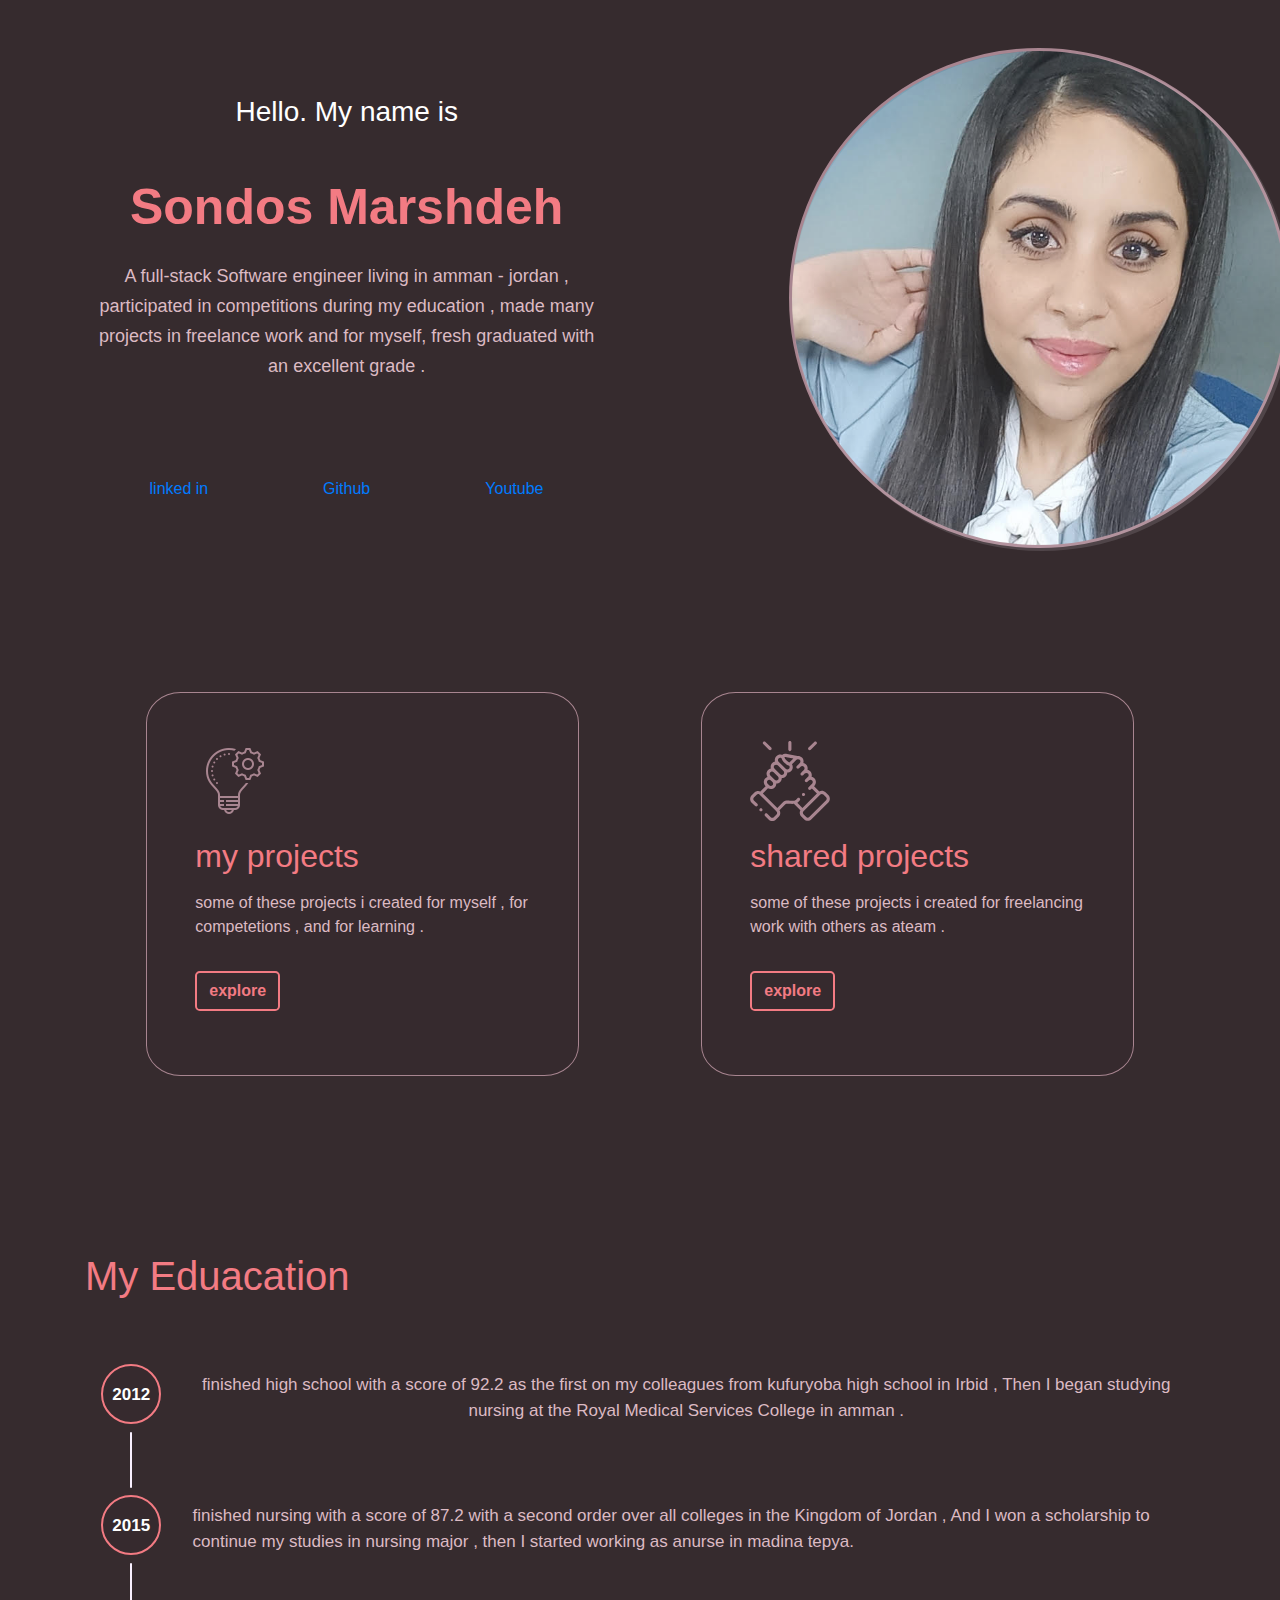
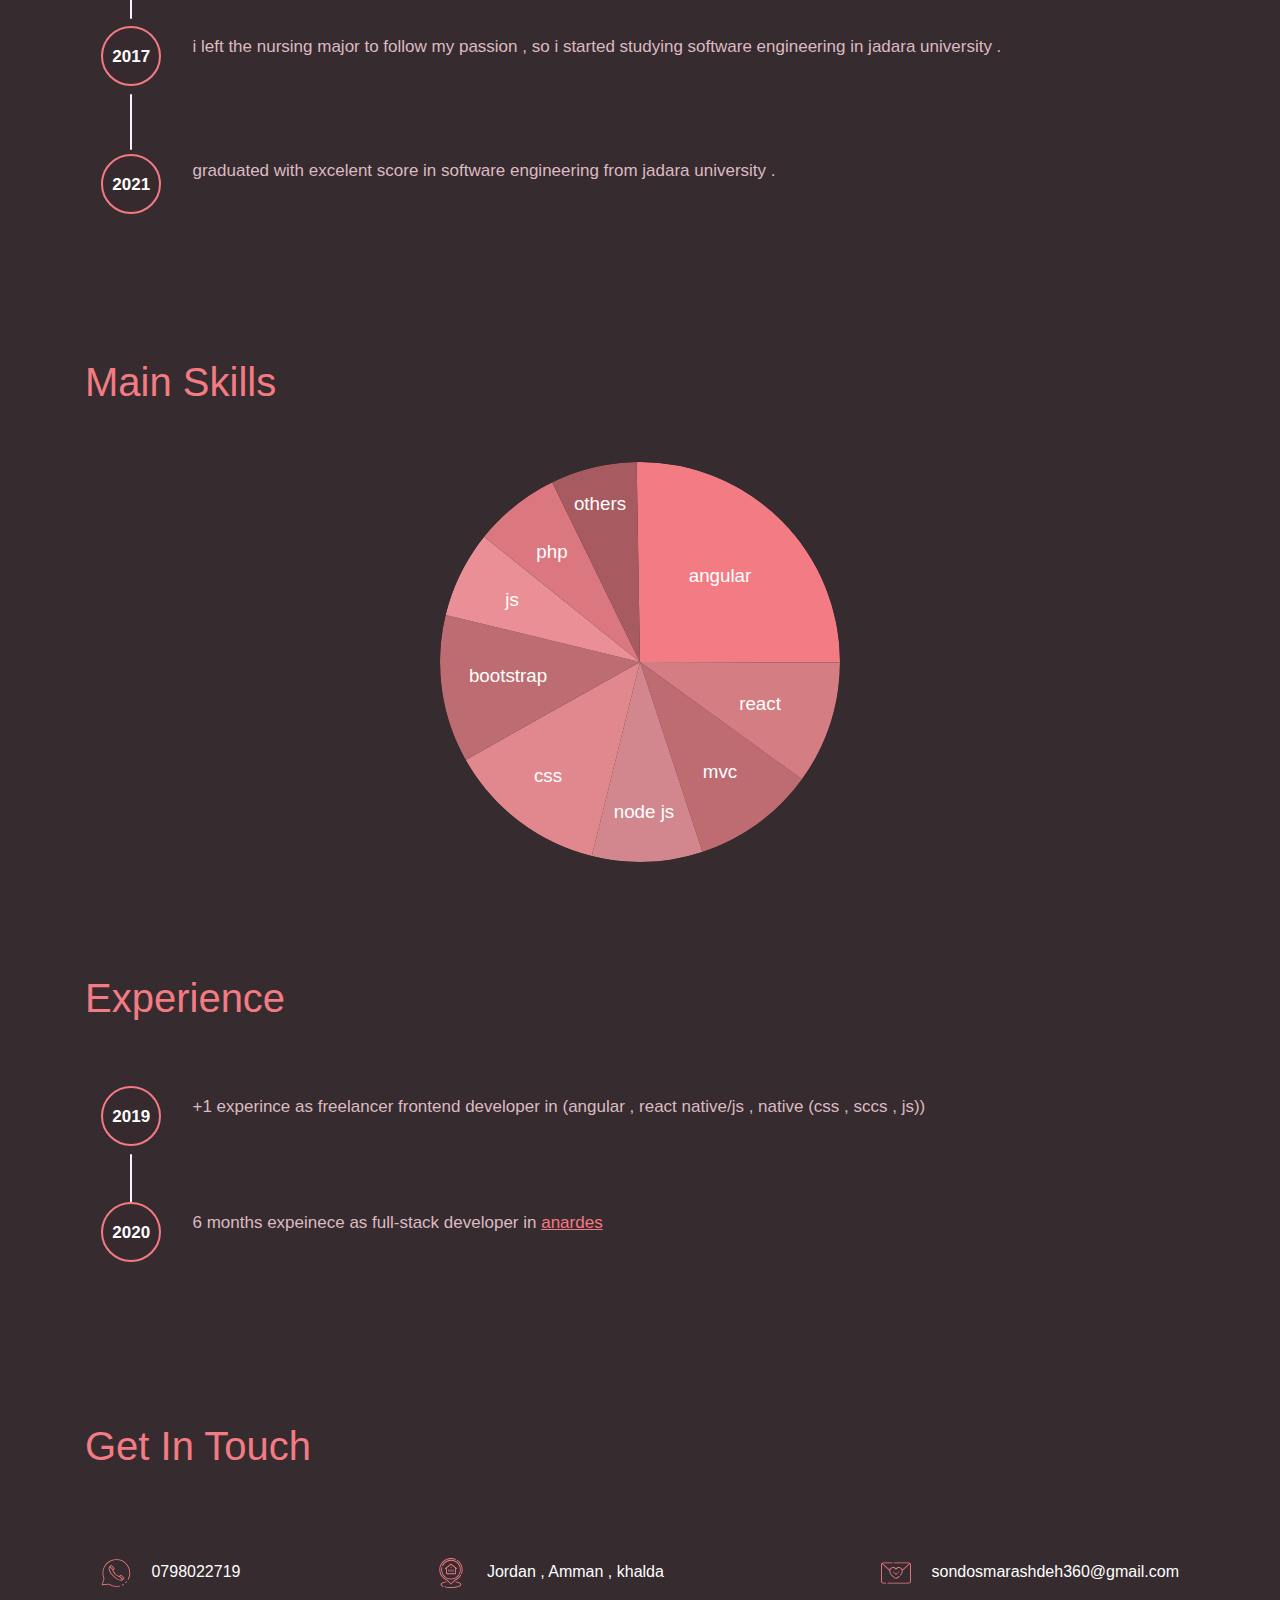
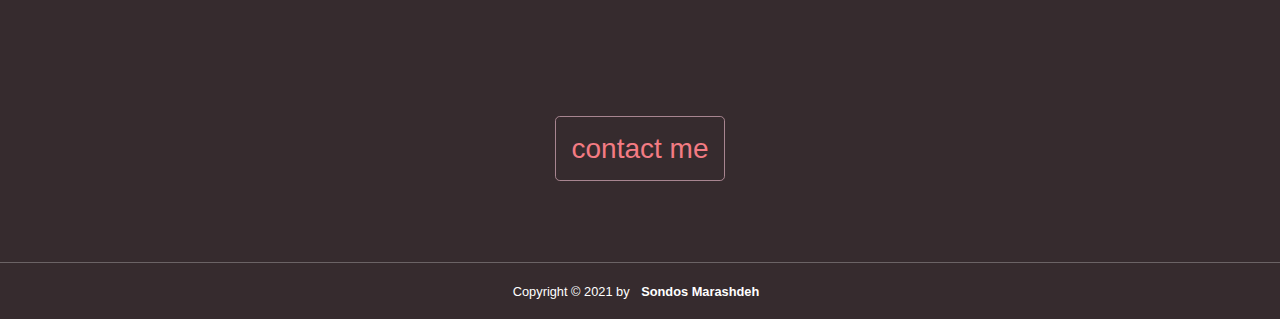
<file: home.html>
<!DOCTYPE html>
<html lang="en">
  <head>
    <meta charset="UTF-8" />
    <meta http-equiv="X-UA-Compatible" content="IE=edge" />
    <meta name="viewport" content="width=device-width, initial-scale=1.0" />
    <title>Document</title>
    <link rel="stylesheet" type="text/css" href="style.css" />

    <link
      rel="stylesheet"
      href="https://stackpath.bootstrapcdn.com/bootstrap/4.3.1/css/bootstrap.min.css"
      integrity="sha384-ggOyR0iXCbMQv3Xipma34MD+dH/1fQ784/j6cY/iJTQUOhcWr7x9JvoRxT2MZw1T"
      crossorigin="anonymous"
    />
    <script
      src="https://code.jquery.com/jquery-3.3.1.slim.min.js"
      integrity="sha384-q8i/X+965DzO0rT7abK41JStQIAqVgRVzpbzo5smXKp4YfRvH+8abtTE1Pi6jizo"
      crossorigin="anonymous"
    ></script>
    <script
      src="https://cdnjs.cloudflare.com/ajax/libs/popper.js/1.14.7/umd/popper.min.js"
      integrity="sha384-UO2eT0CpHqdSJQ6hJty5KVphtPhzWj9WO1clHTMGa3JDZwrnQq4sF86dIHNDz0W1"
      crossorigin="anonymous"
    ></script>
    <script
      src="https://stackpath.bootstrapcdn.com/bootstrap/4.3.1/js/bootstrap.min.js"
      integrity="sha384-JjSmVgyd0p3pXB1rRibZUAYoIIy6OrQ6VrjIEaFf/nJGzIxFDsf4x0xIM+B07jRM"
      crossorigin="anonymous"
    ></script>
    <link
      rel="stylesheet"
      href="https://pro.fontawesome.com/releases/v5.10.0/css/all.css"
      integrity="sha384-AYmEC3Yw5cVb3ZcuHtOA93w35dYTsvhLPVnYs9eStHfGJvOvKxVfELGroGkvsg+p"
      crossorigin="anonymous"
    />
  </head>
  <body>
    <div
      class="px-0 row mx-0 pt-5 justifiy-content-center flex-column-reverse flex-xl-row"
    >
      <div
        class="col-lg-6 col-xl-5 col-md-7 mx-auto bg-brown my-auto text-center"
      >
        <h2
          class="text-white d-none d-xl-block parent"
          style="
            white-space: nowrap;
            overflow: hidden;
            font-size: 28px;
            color: #fff;
          "
        >
          Hello. My name is
        </h2>

        <h1 class="color-pink t-huge font-weight-bold mt-5">Sondos Marshdeh</h1>
        <div class="mt-4 color-pink2 t-md">
          A full-stack Software engineer living in amman - jordan , participated
          in competitions during my education , made many projects in freelance
          work and for myself, fresh graduated with an excellent grade .
        </div>
        <div class="row mx-0 pt-5 mt-xl-5 text-white text-center">
          <div class="col-4">
            <a
              class="socail"
              href="https://www.linkedin.com/in/sondos-marashdeh-b64806206/"
              target="_blank"
            >
              linked in</a
            >
          </div>
          <div class="col-4 socail">
            <a
              class="socail"
              href="https://github.com/ssondoss"
              target="_blank"
            >
              Github
            </a>
          </div>
          <div class="col-4 socail">
            <a
              class="socail"
              href="https://www.youtube.com/channel/UCj9BoVdeLighYfCqT-Hc28w"
              target="_blank"
            >
              Youtube</a
            >
          </div>
        </div>
      </div>
      <div class="col-md-4 px-3 justifiy-content-center mx-auto">
        <div class="myImg round border-pink m-auto">
          <div
            class="round"
            style="background-color: #fdfbfc21; z-index: 999"
          ></div>
        </div>
      </div>
    </div>

    <div class="py-5 text-center"></div>
    <div class="container">
      <div class="row mx-0 pt-5 justifiy-content-center">
        <div class="col-lg-5 col-md-6 mx-auto">
          <div class="bg-brown2 text-left p-lg-5 p-4 border-pink2 projects">
            <div class="text-white">
              <img src="icons8-project-management-80.png" alt="" height="80" />
              <h2 class="color-pink mt-3">my projects</h2>
              <p class="color-pink2 mt-3">
                some of these projects i created for myself , for competetions ,
                and for learning .
              </p>
              <a
                class="btn btn-main rounded-lg my-3"
                href="myOwnProjects.html"
                target="_blank"
                >explore</a
              >
            </div>
          </div>
        </div>
        <div class="col-lg-5 col-md-6 mx-auto">
          <div
            class="bg-brown2 text-left p-lg-5 p-4 border-pink2 projects mx-auto mt-5 mt-md-0"
          >
            <div class="text-white">
              <img src="support.svg" alt="" height="80" />
              <h2 class="color-pink mt-3">shared projects</h2>
              <p class="color-pink2 mt-3">
                some of these projects i created for freelancing work with
                others as ateam .
              </p>
              <a
                class="btn btn-main rounded-lg my-3"
                href="sharedProjects.html"
                target="_blank"
                >explore</a
              >
            </div>
          </div>
        </div>
      </div>
      <div class="py-lg-5 py-md-4 py-2 my-xl-3"></div>

      <h1 class="color-pink py-3 my-5 ml-md-0 ml-3">My Eduacation</h1>
      <div class="row mx-0 w-100 text-center time-line-div">
        <div class="col-md-2 col-lg-1">
          <div class="text-white time-circle mx-auto">
            <div class="pt-3 font-weight-bold">2012</div>
            <div
              class="bg-pink-white mx-auto my-4 rounded-lg d-md-block d-none"
              style="width: 2px; height: 100%"
            ></div>
          </div>
        </div>
        <div class="col-md-10 col-lg-11 mt-2">
          <p class="color-pink2 time-line-text">
            finished high school with a score of 92.2 as the first on my
            colleagues from kufuryoba high school in Irbid , Then I began
            studying nursing at the Royal Medical Services College in amman .
          </p>
        </div>
      </div>
      <div class="row mx-0 w-100 py-5 mt-2 time-line-div">
        <div class="col-md-2 col-lg-1 h-100">
          <div class="text-white time-circle text-center mx-auto">
            <div class="pt-3 font-weight-bold">2015</div>
            <div
              class="bg-pink-white mx-auto my-4 rounded-lg h-100 d-md-block d-none"
              style="width: 2px; height: 100%"
            ></div>
          </div>
        </div>
        <div class="col-md-10 col-lg-11 mt-2">
          <p class="color-pink2 time-line-text">
            finished nursing with a score of 87.2 with a second order over all
            colleges in the Kingdom of Jordan , And I won a scholarship to
            continue my studies in nursing major , then I started working as
            anurse in madina tepya.
          </p>
        </div>
      </div>
      <div class="row mx-0 w-100 mt-2 time-line-div">
        <div class="col-md-2 col-lg-1">
          <div class="text-white time-circle text-center mx-auto">
            <div class="pt-3 font-weight-bold">2017</div>
            <div
              class="bg-pink-white mx-auto my-4 rounded-lg d-md-block d-none"
              style="width: 2px; height: 100%"
            ></div>
          </div>
        </div>
        <div class="col-md-10 col-lg-11 mt-2">
          <p class="color-pink2 time-line-text">
            i left the nursing major to follow my passion , so i started
            studying software engineering in jadara university .
          </p>
        </div>
      </div>
      <div class="row mx-0 w-100 py-5 mt-3 time-line-div">
        <div class="col-md-2 col-lg-1 pt-1">
          <div class="text-white time-circle text-center mx-auto">
            <div class="pt-3 font-weight-bold">2021</div>
          </div>
        </div>
        <div class="col-md-10 col-lg-11 mt-2">
          <p class="color-pink2 time-line-text">
            graduated with excelent score in software engineering from jadara
            university .
          </p>
        </div>
      </div>
      <h1 class="text-left ml-md-0 ml-3 color-pink py-5 mt-5">Main Skills</h1>

      <div
        class="text-center justifiy-content-center"
        style="position: relative"
      >
        <svg viewBox="0 0 64 64" class="pie">
          <g>
            <circle
              r="25%"
              cx="50%"
              cy="50%"
              style="
                stroke-dasharray: 35 100;
                stroke: #f37b83;
                stroke-dashoffset: -75;
              "
            />
            <text
              x="70%"
              y="30%"
              text-anchor="middle"
              fill="#fff"
              style="
                font-size: 3px;
                z-index: 99;
                color: #fff;
                background-color: #fff;
              "
            >
              angular
            </text>
          </g>
          <g>
            <circle
              r="25%"
              cx="50%"
              cy="50%"
              style="
                stroke-dasharray: 10 100;
                stroke: #d47d83;
                stroke-dashoffset: -110.02;
              "
            />
            <text
              x="80%"
              y="62%"
              text-anchor="middle"
              fill="#fff"
              style="
                font-size: 3px;
                z-index: 99;
                color: #fff;
                background-color: #fff;
              "
            >
              react
            </text>
          </g>
          <g>
            <circle
              r="25%"
              cx="50%"
              cy="50%"
              style="
                stroke-dasharray: 10 100;
                stroke: #be6b71;
                stroke-dashoffset: -120;
              "
            />
            <text
              x="70%"
              y="79%"
              text-anchor="middle"
              fill="#fff"
              style="
                font-size: 3px;
                z-index: 99;
                color: #fff;
                background-color: #fff;
              "
            >
              mvc
            </text>
          </g>
          <g>
            <circle
              r="25%"
              cx="50%"
              cy="50%"
              style="
                stroke-dasharray: 9 100;
                stroke: #d1878d;
                stroke-dashoffset: -129;
              "
            />
            <text
              x="51%"
              y="89%"
              text-anchor="middle"
              fill="#fff"
              style="
                font-size: 3px;
                z-index: 99;
                color: #fff;
                background-color: #fff;
              "
            >
              node js
            </text>
          </g>
          <g>
            <circle
              r="25%"
              cx="50%"
              cy="50%"
              style="
                stroke-dasharray: 13 100;
                stroke: #e0888d;
                stroke-dashoffset: -142;
              "
            />
            <text
              x="27%"
              y="80%"
              text-anchor="middle"
              fill="#fff"
              style="
                font-size: 3px;
                z-index: 99;
                color: #fff;
                background-color: #fff;
              "
            >
              css
            </text>
          </g>
          <g>
            <circle
              r="25%"
              cx="50%"
              cy="50%"
              style="
                stroke-dasharray: 12 100;
                stroke: #bd6d72;
                stroke-dashoffset: -154;
              "
            />
            <text
              x="17%"
              y="55%"
              text-anchor="middle"
              fill="#fff"
              style="
                font-size: 3px;
                z-index: 99;
                color: #fff;
                background-color: #fff;
              "
            >
              bootstrap
            </text>
          </g>

          <g>
            <circle
              r="25%"
              cx="50%"
              cy="50%"
              style="
                stroke-dasharray: 7 100;
                stroke: #e98f95;
                stroke-dashoffset: -161;
              "
            />
            <text
              x="18%"
              y="36%"
              text-anchor="middle"
              fill="#fff"
              style="
                font-size: 3px;
                z-index: 99;
                color: #fff;
                background-color: #fff;
              "
            >
              js
            </text>
          </g>
          <g>
            <circle
              r="25%"
              cx="50%"
              cy="50%"
              style="
                stroke-dasharray: 7 100;
                stroke: #db787f;
                stroke-dashoffset: -168;
              "
            />
            <text
              x="28%"
              y="24%"
              text-anchor="middle"
              fill="#fff"
              style="
                font-size: 3px;
                z-index: 99;
                color: #fff;
                background-color: #fff;
              "
            >
              php
            </text>
          </g>
          <g>
            <circle
              r="25%"
              cx="50%"
              cy="50%"
              style="
                stroke-dasharray: 7 100;
                stroke: #a75b60;
                stroke-dashoffset: -175;
              "
            />
            <text
              x="40%"
              y="12%"
              text-anchor="middle"
              fill="#fff"
              style="
                font-size: 3px;
                z-index: 99;
                color: #fff;
                background-color: #fff;
              "
            >
              others
            </text>
          </g>
        </svg>
      </div>
      <div class="py-4"></div>

      <h1 class="color-pink py-3 my-5 ml-md-0 ml-3">Experience</h1>

      <div class="row mx-0 w-100 text-center time-line-div">
        <div class="col-md-2 col-lg-1">
          <div class="text-white time-circle mx-auto">
            <div class="pt-3 font-weight-bold">2019</div>
            <div
              class="bg-pink-white mx-auto my-4 rounded-lg d-md-block d-none"
              style="width: 2px; height: 100%"
            ></div>
          </div>
        </div>
        <div class="col-md-10 col-lg-11 mt-2">
          <p class="color-pink2 time-line-text text-left">
            +1 experince as freelancer frontend developer in (angular , react
            native/js , native (css , sccs , js))
          </p>
        </div>
      </div>
      <div class="row mx-0 w-100 py-5 mt-2 time-line-div">
        <div class="col-md-2 col-lg-1 h-100">
          <div class="text-white time-circle text-center mx-auto">
            <div class="pt-3 font-weight-bold">2020</div>
          </div>
        </div>
        <div class="col-md-10 col-lg-11 mt-2">
          <p class="color-pink2 time-line-text">
            6 months expeinece as full-stack developer in
            <a
              target="_blank"
              class="color-pink"
              href="https://anardes.net/anardes/home/"
            >
              <u> anardes</u>
            </a>
          </p>
        </div>
      </div>
      <div class="py-4"></div>
      <h1 class="color-pink py-3 my-5 ml-md-0 ml-3">Get In Touch</h1>
      <div class="row mx-2 mx-md-3 text-md-center text-left">
        <div class="mt-4 text-left col-lg-3 px-0 mx-0">
          <img
            src="phone-call.svg"
            class="mr-3"
            alt=""
            height="30"
            width="30"
          />
          <span class="text-white">0798022719</span>
        </div>
        <div class="mt-4 text-left col-lg-4 text-lg-center px-0">
          <img src="address.svg" class="mr-3" alt="" height="30" width="30" />
          <span class="text-white">Jordan , Amman , khalda</span>
        </div>
        <div class="mt-4 text-left col-lg-5 text-lg-right px-0">
          <img
            src="love-letter.svg"
            class="mr-3"
            alt=""
            height="30"
            width="30"
          />
          <span class="text-white">sondosmarashdeh360@gmail.com</span>
        </div>
      </div>
      <div class="py-4"></div>
      <div class="py-5 mb-4 mt-5 contact col-md-8 offset-md-2 px-0">
        <div class="row mx-0">
          <div class="col-2 col-md-3 text-right">
            <i
              class="fa fa-arrow-circle-right color-pink fa-2x flash"
              aria-hidden="true"
            ></i>
          </div>
          <div class="col-8 text-center col-md-6">
            <a
              href="mailto:sondosmarashdeh360@gmail.com"
              class="color-pink border-pink2 p-3 rounded-lg h3 get_in_touch"
              >contact me</a
            >
          </div>
          <div class="col-2 col-md-3 text-left">
            <i
              class="fa fa-arrow-circle-left color-pink fa-2x flash"
              aria-hidden="true"
            ></i>
          </div>
        </div>
      </div>
    </div>
    <footer>
      <div
        class="text-center text-white py-3 mt-5"
        style="border-top: 0.5px solid #ffffff44"
      >
        <small>
          Copyright © 2021 by
          <a href="" target="_blank" class="text-white font-weight-bold mx-2">
            Sondos Marashdeh</a
          ></small
        >
      </div>
    </footer>
    <script>
      number11 = document.getElementById("number1").innerHTML;
      i1 = 1;
      setInterval(function () {
        if (i1 < number11) document.getElementById("number1").innerHTML = i1++;
      }, 28);

      number22 = document.getElementById("number2").innerHTML;
      i2 = 1;
      setInterval(function () {
        if (i2 < number22) document.getElementById("number2").innerHTML = i2++;
      }, 28);

      number33 = document.getElementById("number3").innerHTML;
      i3 = 1;
      setInterval(function () {
        if (i3 < number33) document.getElementById("number3").innerHTML = i3++;
      }, 38);
      number44 = document.getElementById("number4").innerHTML;
      i4 = 1;
      setInterval(function () {
        if (i4 < number44) document.getElementById("number4").innerHTML = i4++;
      }, 48);
    </script>
  </body>
</html>
</file>
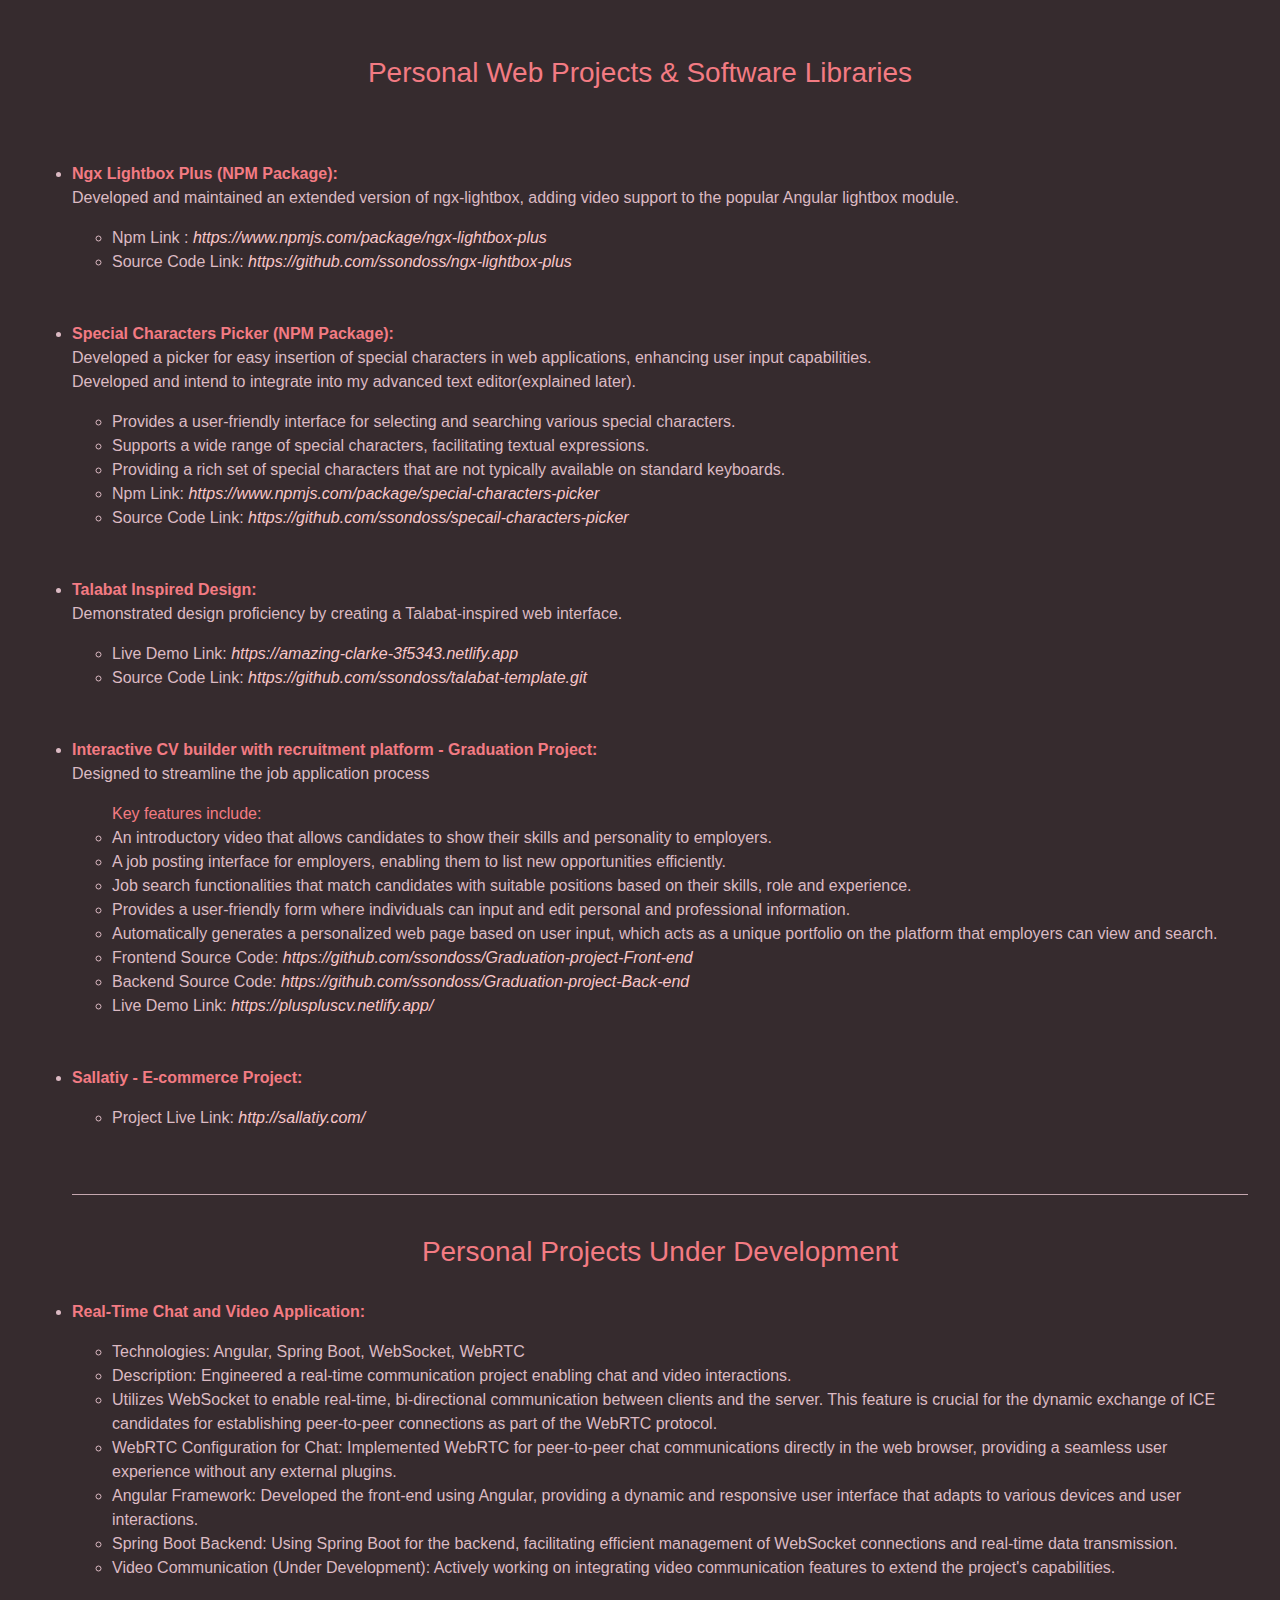
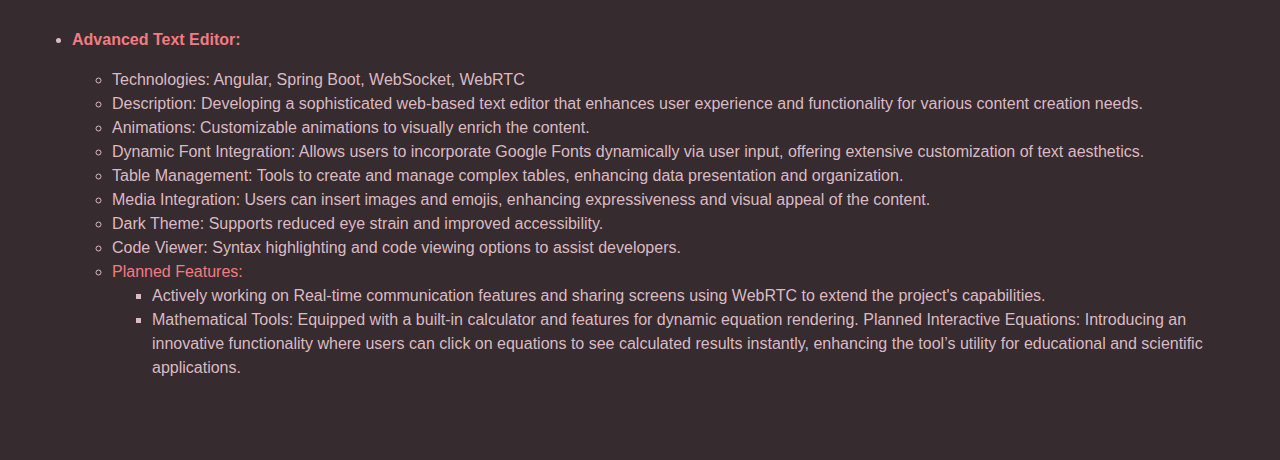
<file: my-projects.html>
<!DOCTYPE html>
<html lang="en">

<head>
  <meta charset="UTF-8" />
  <meta http-equiv="X-UA-Compatible" content="IE=edge" />
  <meta name="viewport" content="width=device-width, initial-scale=1.0" />
  <title>my projects</title>
  <link rel="stylesheet" type="text/css" href="style.css" />

  <link rel="stylesheet" href="https://stackpath.bootstrapcdn.com/bootstrap/4.3.1/css/bootstrap.min.css"
    integrity="sha384-ggOyR0iXCbMQv3Xipma34MD+dH/1fQ784/j6cY/iJTQUOhcWr7x9JvoRxT2MZw1T" crossorigin="anonymous" />
  <script src="https://code.jquery.com/jquery-3.3.1.slim.min.js"
    integrity="sha384-q8i/X+965DzO0rT7abK41JStQIAqVgRVzpbzo5smXKp4YfRvH+8abtTE1Pi6jizo"
    crossorigin="anonymous"></script>
  <script src="https://cdnjs.cloudflare.com/ajax/libs/popper.js/1.14.7/umd/popper.min.js"
    integrity="sha384-UO2eT0CpHqdSJQ6hJty5KVphtPhzWj9WO1clHTMGa3JDZwrnQq4sF86dIHNDz0W1"
    crossorigin="anonymous"></script>
  <script src="https://stackpath.bootstrapcdn.com/bootstrap/4.3.1/js/bootstrap.min.js"
    integrity="sha384-JjSmVgyd0p3pXB1rRibZUAYoIIy6OrQ6VrjIEaFf/nJGzIxFDsf4x0xIM+B07jRM"
    crossorigin="anonymous"></script>
  <link rel="stylesheet" href="https://pro.fontawesome.com/releases/v5.10.0/css/all.css"
    integrity="sha384-AYmEC3Yw5cVb3ZcuHtOA93w35dYTsvhLPVnYs9eStHfGJvOvKxVfELGroGkvsg+p" crossorigin="anonymous" />
</head>

<body class="p-md-3 p-1">


  <div class="m-md-3  m-0 color-pink2">
    <div class="text-center color-pink mb-4 py-4">
      <h3> Personal Web Projects & Software Libraries
      </h3>
    </div>
    <ul class="color-pink2 text-left pt-3 projectsList">
      <li class="time-line-text pb-5">
        <div class="project">
          <span class="color-pink font-weight-bold">Ngx Lightbox Plus (NPM Package):
          </span> <br> Developed and maintained an extended version of ngx-lightbox, adding video support to the popular
          Angular lightbox module.

        </div>
        <ul class="projects-links pt-3">
          <li> Npm Link : <i> <a target="_blank" href="https://www.npmjs.com/package/ngx-lightbox-plus">
                https://www.npmjs.com/package/ngx-lightbox-plus
              </a></i>
          </li>

          <li> Source Code Link: <i> <a target="_blank" href="https://github.com/ssondoss/ngx-lightbox-plus">
                https://github.com/ssondoss/ngx-lightbox-plus
              </a></i>
          </li>
        </ul>
      </li>

      <li class="time-line-text pb-5">
        <div class="project">
          <span class="color-pink font-weight-bold">Special Characters Picker (NPM Package):
          </span> <br> Developed a picker for easy insertion of special characters in web applications,
          enhancing user input capabilities.
          <br>
          Developed and intend to integrate into my advanced text editor(explained later).
        </div>
        <ul class="projects-links pt-3">
          <li>
            Provides a user-friendly interface for selecting and searching various special characters.
          </li>
          <li>
            Supports a wide range of special characters, facilitating textual expressions.
          </li>
          <li>
            Providing a rich set of special characters that are not typically available on standard keyboards.
          </li>
          <li>
            Npm Link: <i><a target="_blank" href="https://www.npmjs.com/package/special-characters-picker
                ">
                https://www.npmjs.com/package/special-characters-picker
              </a></i>
          </li>

          <li>
            Source Code Link: <i><a target="_blank" href="https://github.com/ssondoss/specail-characters-picker">
                https://github.com/ssondoss/specail-characters-picker
              </a></i>
          </li>
        </ul>

      </li>

      <li class="time-line-text pb-5">
        <div class="project">
          <span class="color-pink font-weight-bold">Talabat Inspired Design:
          </span> <br> Demonstrated design proficiency by creating a Talabat-inspired web interface.
        </div>
        <ul class="projects-links pt-3">
          <li>
            Live Demo Link: <i><a target="_blank" href="https://amazing-clarke-3f5343.netlify.app" class="color-pink2">
                https://amazing-clarke-3f5343.netlify.app</a></i>
          </li>
          <li>
            Source Code Link: <i><a target="_blank" href=" https://github.com/ssondoss/talabat-template.git">
                https://github.com/ssondoss/talabat-template.git</a></i>
          </li>
        </ul>
      </li>


      <li class="time-line-text pb-5">
        <div class="project">
          <span class="color-pink font-weight-bold">Interactive CV builder with
            recruitment platform - Graduation Project:
          </span> <br> Designed to streamline the job application process
        </div>

        <ul class="projects-links pt-3">
          <span class="color-pink">Key features include:</span>
          <li>
            An introductory video that allows candidates to show their skills and personality to
            employers.
          </li>
          <li>
            A job posting interface for employers, enabling them to list new opportunities efficiently.
          </li>
          <li>
            Job search functionalities that match candidates with suitable positions based on their skills, role and
            experience.
          </li>
          <li>
            Provides a user-friendly form where individuals can input and edit personal and
            professional information. </li>
          <li>
            Automatically generates a personalized web page based on user input, which acts as a
            unique portfolio on the platform that employers can view and search.
          </li>
          <li>
            Frontend Source Code: <i><a target="_blank" href="https://github.com/ssondoss/Graduation-project-Front-end">
                https://github.com/ssondoss/Graduation-project-Front-end</a></i>
          </li>
          <li>
            Backend Source Code: <i><a target="_blank" href="https://github.com/ssondoss/Graduation-project-Back-end">
                https://github.com/ssondoss/Graduation-project-Back-end</a></i>

          </li>
          <li>
            Live Demo Link: <i><a target="_blank" href="https://pluspluscv.netlify.app/">
                https://pluspluscv.netlify.app/</a></i>
          </li>
        </ul>
      </li>
      <li class="time-line-text pb-5">
        <div class="project">
          <span class="color-pink font-weight-bold"> Sallatiy - E-commerce Project:


          </span>
        </div>
        <ul class="projects-links pt-3">

          <li>
            Project Live Link: <i><a target="_blank" href="http://sallatiy.com/">
                http://sallatiy.com/
              </a></i>
          </li>

        </ul>
      </li>
      <!-- <li class="time-line-text pb-5">
        <div class="project">
          <span class="color-pink font-weight-bold">Jadara Competitions System:
          </span> <br> built in vueJS as assignment for a class as frontend developer
        </div>
        <ul class="projects-links pt-3">
          <li>
            Project Link <i><a target="_blank" href="https://jadara-competitions-system.netlify.app/#/
                " class="color-pink2">
                https://jadara-competitions-system.netlify.app/#/
              </a></i>
          </li>
        </ul>

      </li> -->

      <!-- <li class="time-line-text pb-5">
        <div class="project">
          <span class="color-pink font-weight-bold">Sharek Project:
          </span> <br> android application , angualr dashboard and
          fireBase database for
          <a href="https://cpgovappaward.jo/en" class="pink-anchor" target="_blank"><u>
              The Crown Prince Award for Best Government Service Application</u>
          </a>
        </div>

        <ul class="projects-links pt-3">
          <li>
            , source code and live demo for android from
            <a href="https://github.com/ssondoss/sharek-app" class="pink-anchor" target="_blank">
              <u> here </u></a>
          </li>
          <li>
            source code for web (angular) from
            <a href="https://github.com/ssondoss/sharek-dashboard" class="pink-anchor" target="_blank">
              <u> here </u></a>
          </li>

          <li>demo from
            <a href="https://sharek-80e70.web.app/login" class="pink-anchor" target="_blank">
              <u> here </u></a>
          </li>
        </ul>
      </li> -->





      <!-- <li>
      <li class="mb-5 pb-5">
        <b> Hayah Project </b>: android application , angualr dashboard and
        fireBase database for
        <a href="https://cpgovappaward.jo/en" class="pink-anchor" target="_blank"><u>
            The Crown Prince Award for Best Government Service Application</u>
        </a>
        , source code and live demo for android from
        <a href="https://github.com/ssondoss/hayah-android" class="pink-anchor" target="_blank">
          <u> here </u></a>
        , source code for web (angular) from
        <a href="https://github.com/ssondoss/hayah-dashboard" class="pink-anchor" target="_blank">
          <u> here </u></a>
        , demo from
        <a href="https://hayah-28356.web.app/login" class="pink-anchor" target="_blank">
          <u> here </u></a>
      </li>
      </li> -->
      <hr class="color-pink2-bg">
      <div class="text-center color-pink py-4">

        <h3>
          Personal Projects Under Development
        </h3>
      </div>
      <li class="time-line-text pb-5">
        <div class="project">
          <span class="color-pink font-weight-bold"> Real-Time Chat and Video Application:

          </span> <br>
        </div>
        <ul class="projects-links pt-3">
          <li>
            Technologies: Angular, Spring Boot, WebSocket, WebRTC

          </li>
          <li>
            Description: Engineered a real-time communication project enabling chat
            and video interactions.

          </li>
          <li>
            Utilizes WebSocket to enable real-time, bi-directional communication between clients and the server.
            This feature is crucial for the dynamic exchange of ICE candidates for establishing peer-to-peer connections
            as part of the WebRTC protocol. </li>
          <li>
            WebRTC Configuration for Chat: Implemented WebRTC for peer-to-peer chat communications directly in the web
            browser, providing a seamless user experience without any external plugins.

          </li>
          <li>
            Angular Framework: Developed the front-end using Angular, providing a dynamic and responsive user interface
            that adapts to various devices and user interactions.

          </li>
          <li>
            Spring Boot Backend: Using Spring Boot for the backend, facilitating efficient management
            of WebSocket connections and real-time data transmission.

          </li>

          <li>
            Video Communication (Under Development): Actively working on integrating video communication features to
            extend the project's capabilities.
          </li>
        </ul>
      </li>






      <li class="time-line-text pb-5">
        <div class="project">
          <span class="color-pink font-weight-bold"> Advanced Text Editor:

          </span> <br>
        </div>
        <ul class="projects-links pt-3">
          <li>
            Technologies: Angular, Spring Boot, WebSocket, WebRTC

          </li>
          <li>
            Description: Developing a sophisticated web-based text editor that enhances user experience and
            functionality for
            various content creation needs.
          </li>


          <li>
            Animations: Customizable animations to visually enrich the content.
          </li>
          <li>
            Dynamic Font Integration: Allows users to incorporate Google Fonts dynamically via user input, offering
            extensive
            customization of text aesthetics.
          </li>

          <li> Table Management: Tools to create and manage complex tables, enhancing data presentation and
            organization.
          </li>

          <li>
            Media Integration: Users can insert images and emojis, enhancing expressiveness and visual appeal of the
            content.
          </li>
          <li> Dark Theme: Supports reduced eye strain and improved accessibility.
          </li>
          <li>
            Code Viewer: Syntax highlighting and code viewing options to assist developers.

          </li>
          <li>
            <span class="color-pink">Planned Features:</span>

            <ul>
              <li>
                Actively working on Real-time communication features and sharing screens using
                WebRTC
                to extend the project's capabilities.
              </li>

              <li>
                Mathematical Tools: Equipped with a built-in calculator and features for dynamic equation rendering.
                Planned
                Interactive Equations: Introducing an innovative functionality where users can click on equations to see
                calculated results instantly, enhancing the tool’s utility for educational and scientific applications.
              </li>
            </ul>
          </li>
        </ul>
      </li>





    </ul>
  </div>
</body>

</html>
</file>
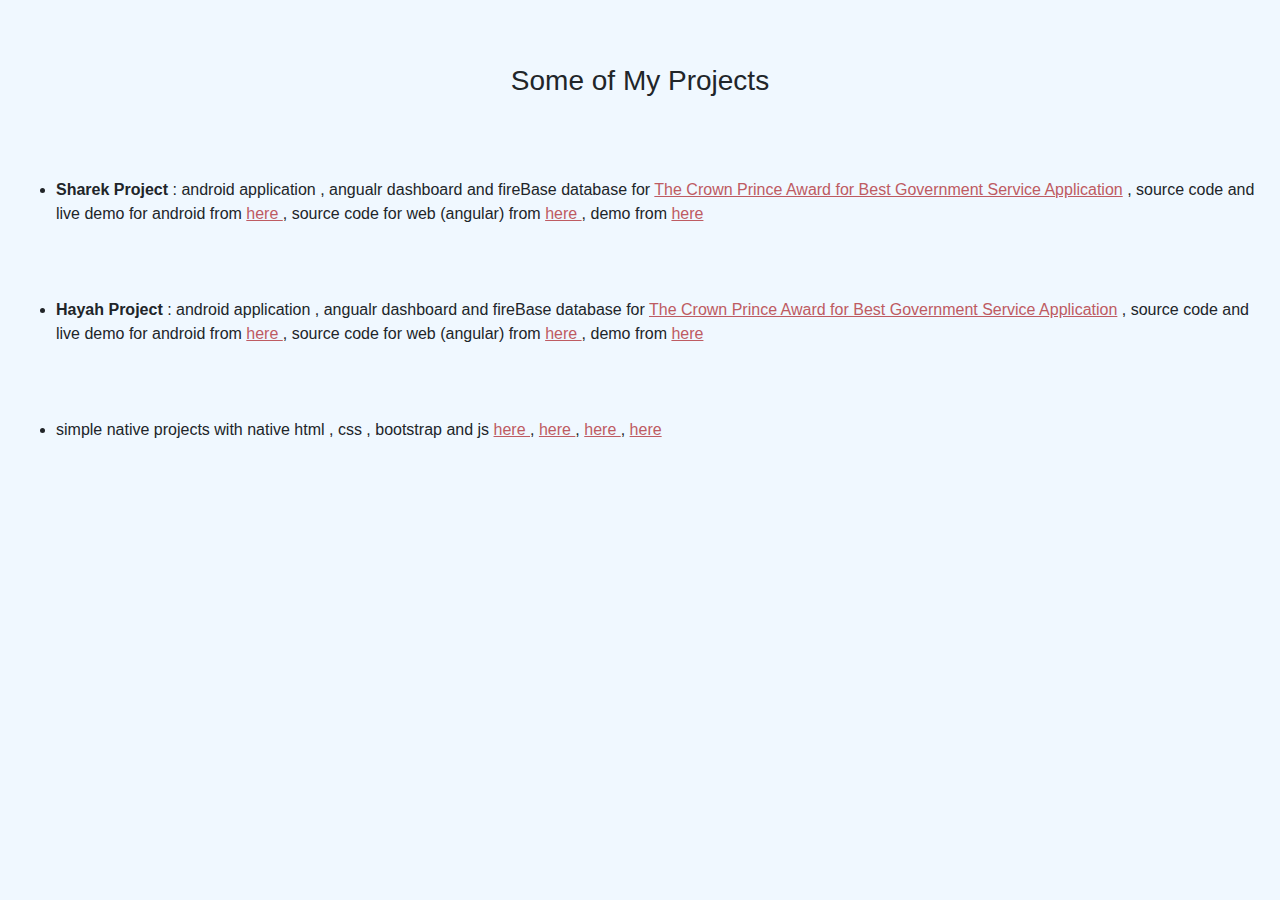
<file: myOwnProjects.html>
<!DOCTYPE html>
<html lang="en">
  <head>
    <meta charset="UTF-8" />
    <meta http-equiv="X-UA-Compatible" content="IE=edge" />
    <meta name="viewport" content="width=device-width, initial-scale=1.0" />
    <title>own projects</title>
    <link rel="stylesheet" type="text/css" href="style.css" />

    <link
      rel="stylesheet"
      href="https://stackpath.bootstrapcdn.com/bootstrap/4.3.1/css/bootstrap.min.css"
      integrity="sha384-ggOyR0iXCbMQv3Xipma34MD+dH/1fQ784/j6cY/iJTQUOhcWr7x9JvoRxT2MZw1T"
      crossorigin="anonymous"
    />
    <script
      src="https://code.jquery.com/jquery-3.3.1.slim.min.js"
      integrity="sha384-q8i/X+965DzO0rT7abK41JStQIAqVgRVzpbzo5smXKp4YfRvH+8abtTE1Pi6jizo"
      crossorigin="anonymous"
    ></script>
    <script
      src="https://cdnjs.cloudflare.com/ajax/libs/popper.js/1.14.7/umd/popper.min.js"
      integrity="sha384-UO2eT0CpHqdSJQ6hJty5KVphtPhzWj9WO1clHTMGa3JDZwrnQq4sF86dIHNDz0W1"
      crossorigin="anonymous"
    ></script>
    <script
      src="https://stackpath.bootstrapcdn.com/bootstrap/4.3.1/js/bootstrap.min.js"
      integrity="sha384-JjSmVgyd0p3pXB1rRibZUAYoIIy6OrQ6VrjIEaFf/nJGzIxFDsf4x0xIM+B07jRM"
      crossorigin="anonymous"
    ></script>
    <link
      rel="stylesheet"
      href="https://pro.fontawesome.com/releases/v5.10.0/css/all.css"
      integrity="sha384-AYmEC3Yw5cVb3ZcuHtOA93w35dYTsvhLPVnYs9eStHfGJvOvKxVfELGroGkvsg+p"
      crossorigin="anonymous"
    />
  </head>
  <body
    style="height: 100vh; background-color: aliceblue !important"
    class="p-3"
  >
    <div class="">
      <div class="text-center mb-4 py-5">
        <h3>Some of My Projects</h3>
      </div>
      <ul class="">
        <li class="mb-5">
          <b> Sharek Project </b>: android application , angualr dashboard and
          fireBase database for
          <a
            href="https://cpgovappaward.jo/en"
            class="pink-anchor"
            target="_blank"
            ><u>
              The Crown Prince Award for Best Government Service Application</u
            >
          </a>
          , source code and live demo for android from
          <a
            href="https://github.com/ssondoss/sharek-android"
            class="pink-anchor"
            target="_blank"
          >
            <u> here </u></a
          >
          , source code for web (angular) from
          <a
            href="https://github.com/ssondoss/sharek-dashboard"
            class="pink-anchor"
            target="_blank"
          >
            <u> here </u></a
          >
          , demo from
          <a
            href="https://sharek-80e70.web.app/login"
            class="pink-anchor"
            target="_blank"
          >
            <u> here </u></a
          >
        </li>
        <br />
        <li class="mb-5">
          <b> Hayah Project </b>: android application , angualr dashboard and
          fireBase database for
          <a
            href="https://cpgovappaward.jo/en"
            class="pink-anchor"
            target="_blank"
            ><u>
              The Crown Prince Award for Best Government Service Application</u
            >
          </a>
          , source code and live demo for android from
          <a
            href="https://github.com/ssondoss/hayah-android"
            class="pink-anchor"
            target="_blank"
          >
            <u> here </u></a
          >
          , source code for web (angular) from
          <a
            href="https://github.com/ssondoss/hayah-dashboard"
            class="pink-anchor"
            target="_blank"
          >
            <u> here </u></a
          >
          , demo from
          <a
            href="https://hayah-28356.web.app/login"
            class="pink-anchor"
            target="_blank"
          >
            <u> here </u></a
          >
        </li>
        <br />
        <li class="mb-5">
          simple native projects with native html , css , bootstrap and js
          <a
            href="https://ssondoss.github.io/onePageTemplate/"
            class="pink-anchor"
            target="_blank"
          >
            <u> here </u></a
          >
          ,
          <a
            href="https://ssondoss.github.io/hanger_game/"
            class="pink-anchor"
            target="_blank"
          >
            <u> here </u></a
          >
          ,
          <a
            href="https://ssondoss.github.io/contact-us-template/"
            class="pink-anchor"
            target="_blank"
          >
            <u> here </u></a
          >
          ,
          <a
            href="https://ssondoss.github.io/time-line/"
            class="pink-anchor"
            target="_blank"
          >
            <u> here </u></a
          >
        </li>
      </ul>
    </div>
  </body>
</html>
</file>
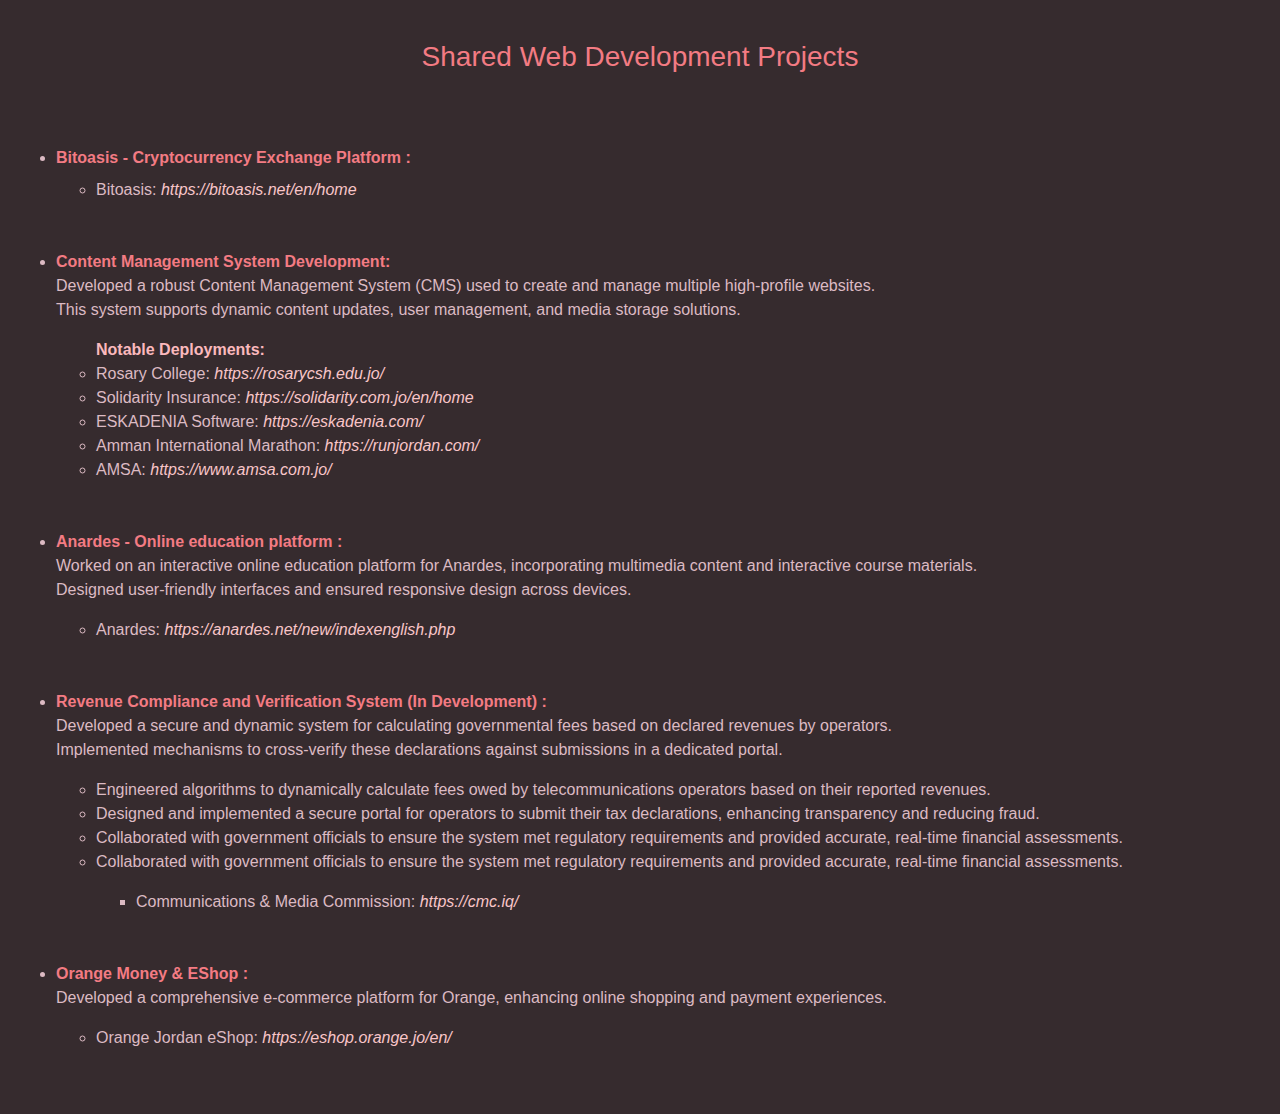
<file: shared-projects.html>
<!DOCTYPE html>
<html lang="en">

<head>
  <meta charset="UTF-8" />
  <meta http-equiv="X-UA-Compatible" content="IE=edge" />
  <meta name="viewport" content="width=device-width, initial-scale=1.0" />
  <title>shared projects</title>
  <link rel="stylesheet" type="text/css" href="style.css" />

  <link rel="stylesheet" href="https://stackpath.bootstrapcdn.com/bootstrap/4.3.1/css/bootstrap.min.css"
    integrity="sha384-ggOyR0iXCbMQv3Xipma34MD+dH/1fQ784/j6cY/iJTQUOhcWr7x9JvoRxT2MZw1T" crossorigin="anonymous" />
  <script src="https://code.jquery.com/jquery-3.3.1.slim.min.js"
    integrity="sha384-q8i/X+965DzO0rT7abK41JStQIAqVgRVzpbzo5smXKp4YfRvH+8abtTE1Pi6jizo"
    crossorigin="anonymous"></script>
  <script src="https://cdnjs.cloudflare.com/ajax/libs/popper.js/1.14.7/umd/popper.min.js"
    integrity="sha384-UO2eT0CpHqdSJQ6hJty5KVphtPhzWj9WO1clHTMGa3JDZwrnQq4sF86dIHNDz0W1"
    crossorigin="anonymous"></script>
  <script src="https://stackpath.bootstrapcdn.com/bootstrap/4.3.1/js/bootstrap.min.js"
    integrity="sha384-JjSmVgyd0p3pXB1rRibZUAYoIIy6OrQ6VrjIEaFf/nJGzIxFDsf4x0xIM+B07jRM"
    crossorigin="anonymous"></script>
  <link rel="stylesheet" href="https://pro.fontawesome.com/releases/v5.10.0/css/all.css"
    integrity="sha384-AYmEC3Yw5cVb3ZcuHtOA93w35dYTsvhLPVnYs9eStHfGJvOvKxVfELGroGkvsg+p" crossorigin="anonymous" />
</head>

<body>
  <div class="m-3 color-pink2">
    <div class="text-center color-pink mb-4 py-4">
      <h3> Shared Web Development Projects
      </h3>
    </div>
    <ul class="color-pink2 text-left pt-3 projectsList">



      <li class="time-line-text pb-5">
        <div class="project">
          <span class="color-pink font-weight-bold">Bitoasis - Cryptocurrency Exchange Platform :
          </span> 
        </div>
        <ul class="projects-links pt-2">
          <li>
            Bitoasis: <i><a target="_blank" href="https://bitoasis.net/en/home" class="color-pink2">
              https://bitoasis.net/en/home</a></i>
          </li>
        </ul>
      </li>



      <li class="time-line-text pb-5">
        <div class="project">
          <span class="color-pink font-weight-bold">Content Management System Development:
          </span> <br> Developed a robust Content Management System (CMS) used to create and manage
          multiple high-profile websites.
          <br> This system supports dynamic content updates,
          user management, and media
          storage
          solutions.
        </div>
        <ul class="projects-links pt-3">
          <b class="light-pink">
            Notable Deployments:
          </b>
          <li> Rosary College: <i>
              <a target="_blank" href="https://rosarycsh.edu.jo/" class="color-pink2">
                https://rosarycsh.edu.jo/</a></i>
          </li>
          <li> Solidarity Insurance: <i> <a target="_blank" href="https://solidarity.com.jo/en/home"
                class="color-pink2"> https://solidarity.com.jo/en/home</a></i>
          </li>
          <li> ESKADENIA Software: <i> <a target="_blank" href="https://eskadenia.com/" class="color-pink2">
                https://eskadenia.com/</a></i>
          </li>


          <li> Amman International Marathon: <i> <a target="_blank" href=" https://runjordan.com/" class="color-pink2">
                https://runjordan.com/</a></i>
          </li>
          <li> AMSA: <i> <a target="_blank" href=" https://www.amsa.com.jo/" class="color-pink2">
                https://www.amsa.com.jo/</a></i>
          </li>
        </ul>
      </li>



      <li class="time-line-text pb-5">
        <div class="project">
          <span class="color-pink font-weight-bold">Anardes - Online education platform :
          </span> <br> Worked on an interactive online education platform for Anardes, incorporating multimedia content
          and interactive course materials.
          <br> Designed user-friendly interfaces and ensured responsive design across devices.
        </div>
        <ul class="projects-links pt-3">
          <li>
            Anardes: <i><a target="_blank" href=" https://anardes.net/new/indexenglish.php" class="color-pink2">
                https://anardes.net/new/indexenglish.php</a></i>
          </li>
        </ul>
      </li>

      <li class="time-line-text pb-5">
        <div class="project">
          <span class="color-pink font-weight-bold">Revenue Compliance and Verification System (In Development)
            :
          </span> <br> Developed a secure and dynamic system for calculating governmental fees based on declared
          revenues by operators. <br> Implemented mechanisms to cross-verify these declarations against submissions in a
          dedicated portal.
        </div>
        <ul class="projects-links pt-3">
          <li>

            Engineered algorithms to dynamically calculate fees owed by telecommunications operators based on their
            reported revenues.</li>

          <li> Designed and implemented a secure portal for operators to submit their tax declarations, enhancing
            transparency and reducing fraud.</li>

          <li>
            Collaborated with government officials to ensure the system met regulatory requirements and provided
            accurate, real-time financial assessments.</li>

          <li>
            Collaborated with government officials to ensure the system met regulatory requirements and provided
            accurate,
            real-time financial assessments.</li>
          <ul class="projects-links pt-3">

            <li>
              Communications & Media Commission: <i><a target="_blank" href=" https://cmc.iq/" class="color-pink2">
                  https://cmc.iq/</a></i>
            </li>
          </ul>
        </ul>
      </li>

      <li class="time-line-text pb-5">
        <div class="project">
          <span class="color-pink font-weight-bold">Orange Money & EShop :
          </span> <br> Developed a comprehensive e-commerce platform for Orange, enhancing online shopping and payment
          experiences.
        </div>
        <ul class="projects-links pt-3">
          <li>
            Orange Jordan eShop: <i><a target="_blank" href=" https://eshop.orange.jo/en/" class="color-pink2">
                https://eshop.orange.jo/en/</a></i>
          </li>
        </ul>

      </li>
    </ul>
  </div>
</body>

</html>
</file>
<file: style.css>
@import url("https://fonts.googleapis.com/css?family=Varela+Round");

body {
  background: #362b2e !important;
  padding: 0;
  margin: 0;
  font-family: "Varela Round", sans-serif;
}

.bg-brown {
  background-color: #362b2e !important;
}

.color-pink {
  color: #f37b83 !important;
}

.color-brown {
  color: #492d31 !important;
}

.t-huge {
  font-size: 50px !important;
}

.bg-pink-white {
  background-color: #f9f0ff !important;
}

.letter-spacing {
  letter-spacing: 4px !important;
}

.color-pink2 {
  color: #dcbac3 !important;
}
.color-pink2-bg {
  background-color: #dcbac3 !important;
}
.bg-brown2 {
  background-color: #362a2e !important;
}

.bg-pink {
  background-color: #f37b83 !important;
}

.border-pink2 {
  border: 1px solid #a88590;
}

.projects {
  border-radius: 8%;
}

.projects:hover {
  animation: up 1s;
  cursor: pointer;

}

@keyframes up {
  0% {
    transform: translateY(0px);
    border-radius: 8%;
  }

  50% {
    transform: translateY(0px);
    border-radius: 24%;
  }

  100% {
    transform: translateY(0px);
    border-radius: 8%;
  }
}

.time-circle {
  color: #f37b83 !important;
  border: 2px solid #f37b83 !important;
  background-color: #362a2e !important;
  border-radius: 50%;
  text-align: center !important;
  height: 60px;
  width: 60px;
}

@media screen and (max-width: 769px) {
  .t-huge {
    font-size: 24px !important;
  }

  .round {
    height: 230px !important;
    width: 230px !important;
  }

  .chart-container {
    height: 600px !important;
  }

  .t-md {
    font-size: 16px !important;
  }

  .time-circle {
    border-radius: 10px !important;
    width: 100%;
    background-color: transparent !important;
    border: 1px solid #f37b83;
    margin-bottom: 10px;
  }
}

@media screen and (max-width: 1025px) and (min-width: 769px) {
  .t-huge {
    font-size: 36px !important;
  }

  .round {
    height: 320px !important;
    width: 320px !important;
  }

  .t-md {
    font-size: 19px !important;
  }


}




/* @media screen and (max-width: 799px) {
  .line-h{
    height: 1000% !important; 
  } */




@media screen and (max-width: 541px) {
  .get_in_touch {
    font-size: 15px !important;
  }

  h1 {
    font-size: 33px !important;
  }

  .t-huge {
    font-size: 33px !important;
  }

  .time-circle {
    border-radius: 10px !important;
    width: 100%;
    background-color: transparent !important;
    border: 1px solid #f37b83;
    margin-bottom: 10px;
  }
}

.time-line-div:hover .time-line-text:hover {
  color: #ffffff !important;
  transition: 0.4s ease-in-out;
  cursor: pointer;
}

.time-line-text span {
  color: #fe878f;
}

.time-line-text a:hover {
  color: #f19ca0 !important;
  transition: 0.4s ease-in-out;
  cursor: pointer;

}

.time-line-div {
  font-size: 17px;
}

.light-pink {
  color: #fbb9bd !important;
}

.time-line-div:hover .time-circle {
  color: #fff !important;
  transition: 0.2s ease-in-out;
  border: 2px solid #f37b83 !important;
  background-color: #f37b83 !important;
  font-size: 14px;
  cursor: pointer;

}

.other_skills:hover .lang {
  visibility: visible !important;
  animation: otherSkills 3s infinite;
  cursor: pointer;

}

@keyframes otherSkills {
  0% {
    transform: translate(0px, -20px);
  }

  50% {
    transform: translateY(30px);
  }

  100% {
    transform: translate(0px, -20px);
  }
}

.pie {
  width: 400px;
  border-radius: 50%;
}

.pie circle {
  fill: none;
  stroke-width: 32;
}

.tipOverCircle {
  visibility: hidden;
  color: #fff !important;
}

.pie circle:hover {
  opacity: 0.8;
}

.contact:hover .flash {
  animation: flash2 1s infinite;
}

@keyframes flash2 {
  0% {
    opacity: 1;
  }

  50% {
    opacity: 0.1;
  }

  100% {
    opacity: 1;
  }
}

@media screen and (max-width: 419px) {
  .pie {
    width: 300px !important;
  }

  .chart-container {
    height: 400px !important;
  }
}

@media screen and (max-width: 281px) {
  .pie {
    width: 200px !important;
  }

  .get_in_touch {
    font-size: 13px !important;
  }

  .flash {
    font-size: 12px !important;
  }
}

.get_in_touch:hover {
  background-color: #f37b83;
  color: #362b2e !important;
  text-decoration: none !important;
  transition: 0.6s;
  cursor: pointer;

}

.round {
  border-radius: 50% !important;
  height: 500px;
  width: 500px;
}

/* .t-md:hover{
  color: #fff !important;
  transition: 0.4s ease-in-out;

} */
.t-md{
  font-size: 18px;
  line-height: 30px;
}
.border-pink {
  border: 3px solid #a88590;
}

.myImg {
  background-image: url('assets/images/me.jpg');
  background-size: cover;
}

.parent {
  animation: animated-text 3s ease-in-out;
}

/* text animation */

@keyframes animated-text {
  from {
    width: 0px;
  }

  to {
    width: 100%;
  }
}

.h-100vh {
  height: 100vh !important;
}

.border-brown {
  border: 2px solid #362b2e;
}

.pink-anchor {
  color: #be5b62 !important;
}

.pink-anchor:hover {
  color: #a55f63 !important;
  cursor: pointer;

}

.border1 {
  border: 3px solid #be5b62;
}

.border2 {
  border: 3px solid #362b2e;
}

.border3 {
  border: 3px solid #f37b83;
}

.btn-main {
  border: 2px solid #f37b83 !important;
  color: #f37b83 !important;
  font-weight: 600 !important;
}

.btn-main:hover {
  background-color: #f37b83;
  color: #362b2e !important;
  font-weight: 600 !important;
  cursor: pointer;

}

.socail a:hover i{
  color: #a88590 !important;
  transition: 0.4s;
  cursor: pointer;
  font-size: 30px;


}
.socail i{
  font-size: 36px;
  color: #fff;
}

.lightUp {
  animation: slideUp 2s infinite;

  transform-origin: center;
}

.lightDown {
  animation: slideDown 2s infinite;

  transform-origin: center;
}

@keyframes slideDown {
  50% {
    transform: translateY(0px);
  }

  50% {
    transform: translateY(30px);
  }

  100% {
    transform: translateY(0px);
  }
}

@keyframes slideUp {
  50% {
    transform: translateY(0px);
  }

  50% {
    transform: translateY(-30px);
  }

  100% {
    transform: translateY(0px);
  }
}

.lightRight {
  animation: slideright 2s infinite;
}

@keyframes slideright {
  50% {
    transform: translateX(0px);
  }

  50% {
    transform: translateX(30px);
  }

  100% {
    transform: translateX(0px);
  }
}

.lightLeft {
  animation: slideLeft 2s infinite;
}

@keyframes slideLeft {
  50% {
    transform: translateX(0px);
  }

  50% {
    transform: translateX(-30px);
  }

  100% {
    transform: translateX(0px);
  }
}

.white-hover:hover {
  color: #ffffff !important;
  font-weight: 500;
  cursor: pointer;
  transition: 0.1s ease-in-out;
  cursor: pointer;

}


.chart-container {
  position: relative;
  width: 100%;
  height: 700px;
}

#skillsChart {
  width: 100% !important;
  height: auto;
}

.line-h {
  height: 100%;
  width: 2px;
  flex-grow: 1;
}

.projectsList li .project:hover {
  color: #fff;
  transition: 0.4s ease-in-out;
  cursor: pointer;
}


.projects-links li:hover {
  color: #fff;
  cursor: pointer;
}


.projects-links li a {
  color: #f9c5c8 !important;
  cursor: pointer;
}

.fs-18{
  font-size: 17px !important;
}
</file>
